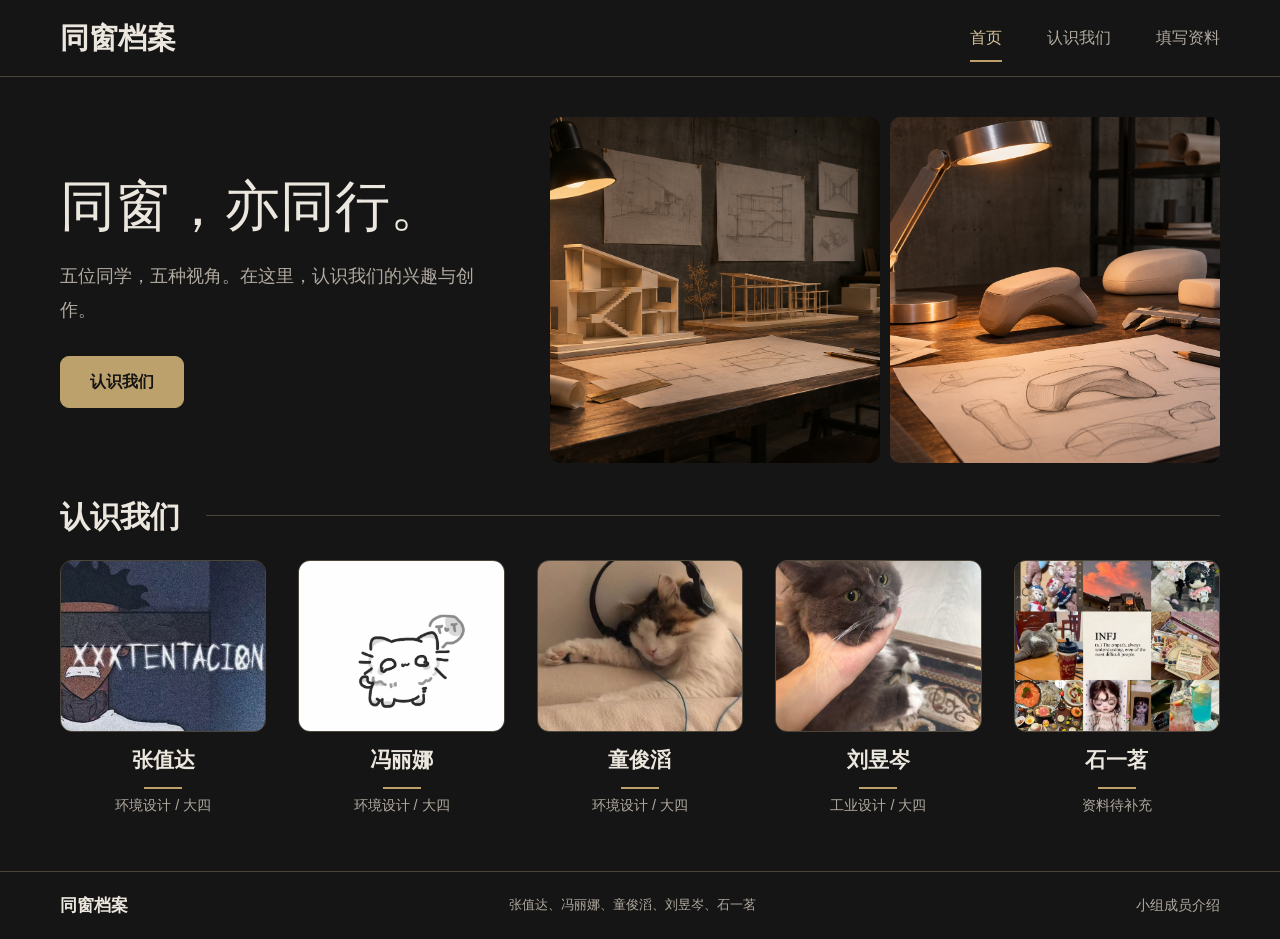
<file: index.html>
<!doctype html>
<html lang="zh-CN">
<head>
  <meta charset="utf-8">
  <meta name="viewport" content="width=device-width, initial-scale=1">
  <meta http-equiv="refresh" content="0; url=同窗档案/index.html">
  <title>同窗档案</title>
</head>
<body><p><a href="同窗档案/index.html">进入同窗档案</a></p></body>
</html>
</file>
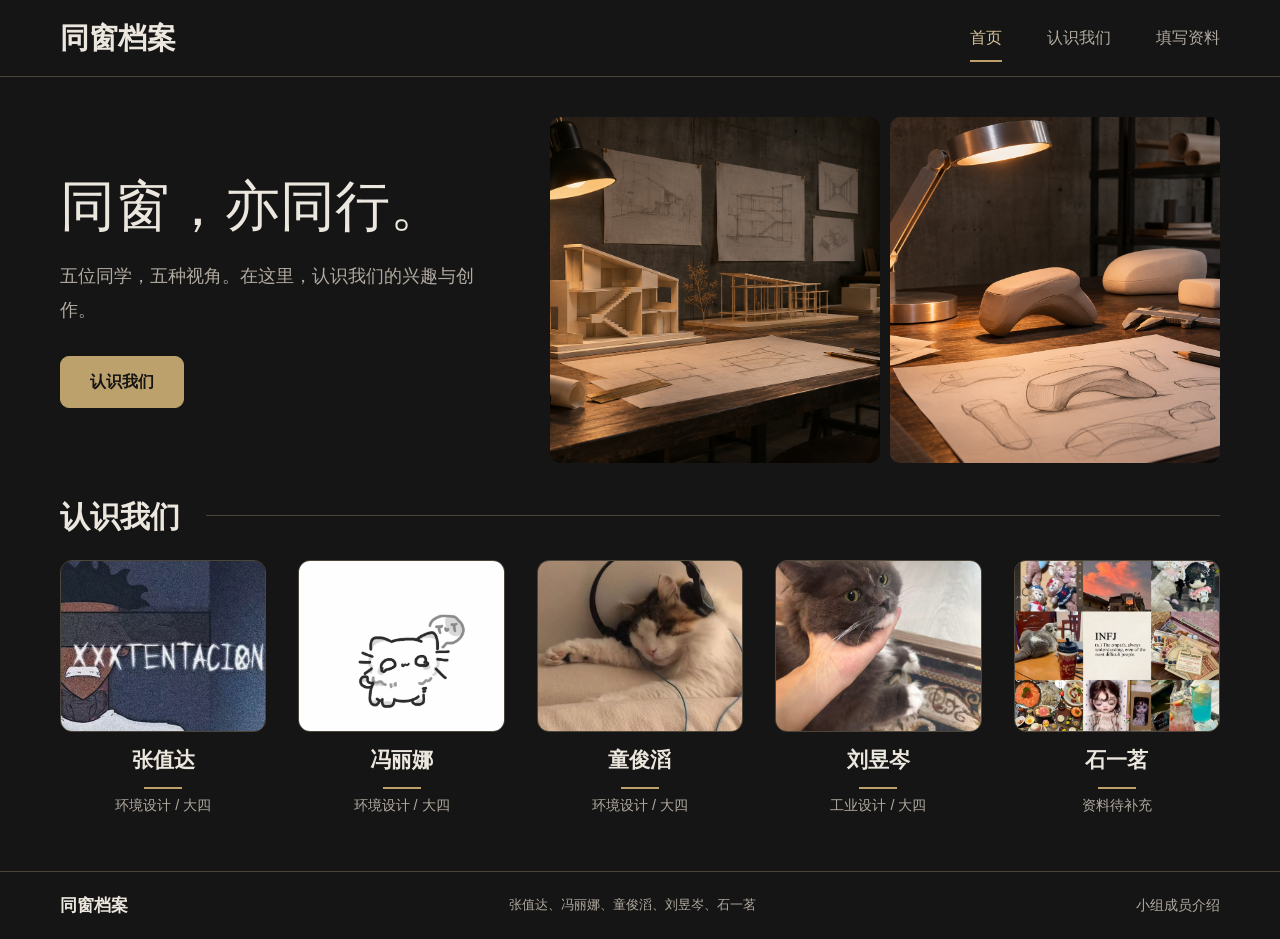
<file: 同窗档案/index.html>
<!doctype html>
<html lang="zh-CN">
<head>
  <meta charset="utf-8">
  <meta name="viewport" content="width=device-width, initial-scale=1">
  <title>首页 · 小组成员介绍</title>
  <link rel="stylesheet" href="styles/main.css">
  <script src="scripts/team-data.js" defer></script>
  <script src="scripts/main.js" defer></script>
</head>
<body class="home">
  <a class="skip" href="#content">跳到正文</a>
  <header><div class="wrap bar">
    <a class="brand" href="index.html"><span>同窗档案</span></a>
    <nav aria-label="主导航"><a href="index.html" aria-current="page">首页</a><a href="index.html#members">认识我们</a><a class="edit-link" href="edit.html">填写资料</a></nav>
  </div></header>
  <main id="content" class="wrap">
    <section class="cover" aria-labelledby="title"><div class="cover-copy"><h1 id="title">同窗，亦同行。</h1><p class="lede">五位同学，五种视角。在这里，认识我们的兴趣与创作。</p><a class="button" href="#members">认识我们</a></div><div class="hero-photos"><img src="images/studio-hero.png" width="800" height="700" alt="空间设计工作台上的建筑模型与图纸"><img src="images/product-hero.png" width="800" height="700" alt="工业设计工作台上的产品造型研究、卡尺与草图"></div></section>
    <section class="directory" id="members"><h2>认识我们</h2><ul id="directory"><li><a class="entry" href="member-1.html"><img src="images/member-1.jpg" alt=""><span>张值达</span><small>环境设计 / 大四</small></a></li>
<li><a class="entry" href="member-2.html"><img src="images/member-2.jpg" alt=""><span>冯丽娜</span><small>环境设计 / 大四</small></a></li>
<li><a class="entry" href="member-3.html"><img src="images/member-3.jpg" alt=""><span>童俊滔</span><small>环境设计 / 大四</small></a></li>
<li><a class="entry" href="member-4.html"><img src="images/member-4.jpg" alt=""><span>刘昱岑</span><small>工业设计 / 大四</small></a></li>
<li><a class="entry" href="member-5.html"><img src="images/member-5.jpg" alt=""><span>石一茗</span><small>资料待补充</small></a></li></ul></section>
  </main>
  <footer><div class="wrap footer-bar"><a href="index.html">同窗档案</a><span id="credits">张值达、冯丽娜、童俊滔、刘昱岑、石一茗</span><span>小组成员介绍</span></div></footer>
</body>
</html>
</file>
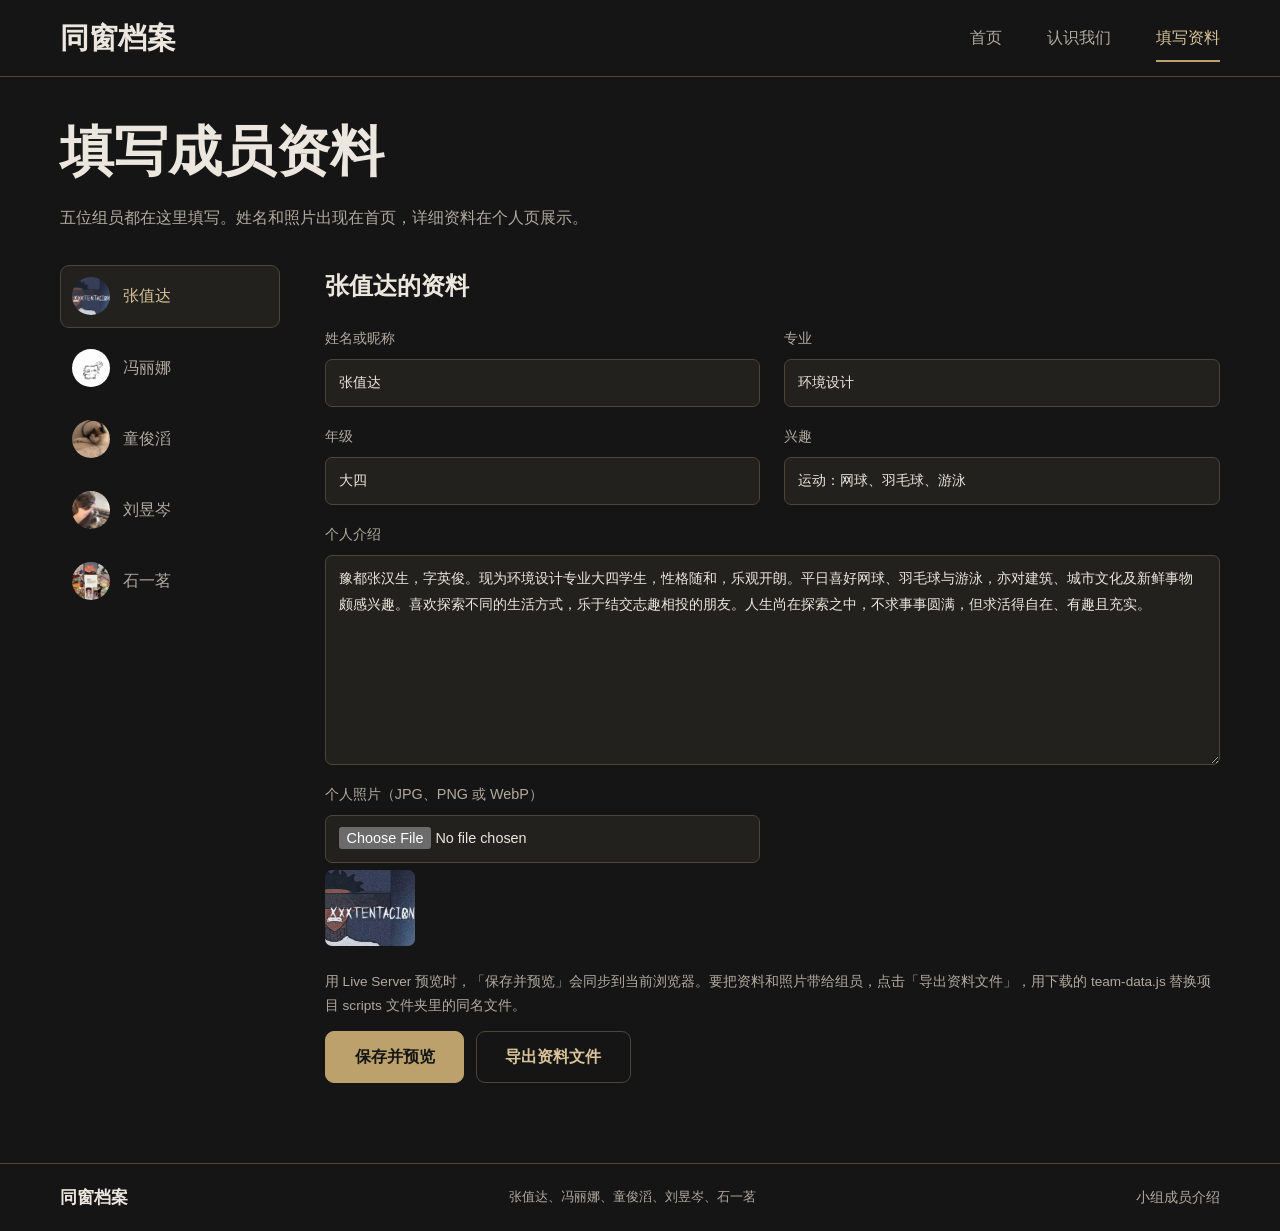
<file: 同窗档案/edit.html>
<!doctype html>
<html lang="zh-CN">
<head>
  <meta charset="utf-8">
  <meta name="viewport" content="width=device-width, initial-scale=1">
  <title>填写资料 · 小组成员介绍</title>
  <link rel="stylesheet" href="styles/main.css">
  <script src="scripts/team-data.js" defer></script>
  <script src="scripts/main.js" defer></script>
  <script src="scripts/editor.js" defer></script>
</head>
<body >
  <a class="skip" href="#content">跳到正文</a>
  <header><div class="wrap bar">
    <a class="brand" href="index.html"><span>同窗档案</span></a>
    <nav aria-label="主导航"><a href="index.html">首页</a><a href="index.html#members">认识我们</a><a class="edit-link" href="edit.html" aria-current="page">填写资料</a></nav>
  </div></header>
  <main id="content" class="wrap">
    <section><h1 id="title">填写成员资料</h1><p class="lede">五位组员都在这里填写。姓名和照片出现在首页，详细资料在个人页展示。</p></section>
    <noscript><p>请开启 JavaScript，或在 VS Code 编辑 scripts/team-data.js。</p></noscript>
    <form id="editor" novalidate hidden>
      <div id="member-tabs" class="member-tabs" role="group" aria-label="选择要编辑的成员"></div><div id="forms"></div>
      <div class="actions"><p>用 Live Server 预览时，「保存并预览」会同步到当前浏览器。要把资料和照片带给组员，点击「导出资料文件」，用下载的 team-data.js 替换项目 scripts 文件夹里的同名文件。</p>
      <button id="save" type="submit">保存并预览</button><button type="button" id="export" class="secondary">导出资料文件</button><p id="status" role="status"></p></div>
    </form>
  </main>
  <footer><div class="wrap footer-bar"><a href="index.html">同窗档案</a><span id="credits">张值达、冯丽娜、童俊滔、刘昱岑、石一茗</span><span>小组成员介绍</span></div></footer>
</body>
</html>
</file>
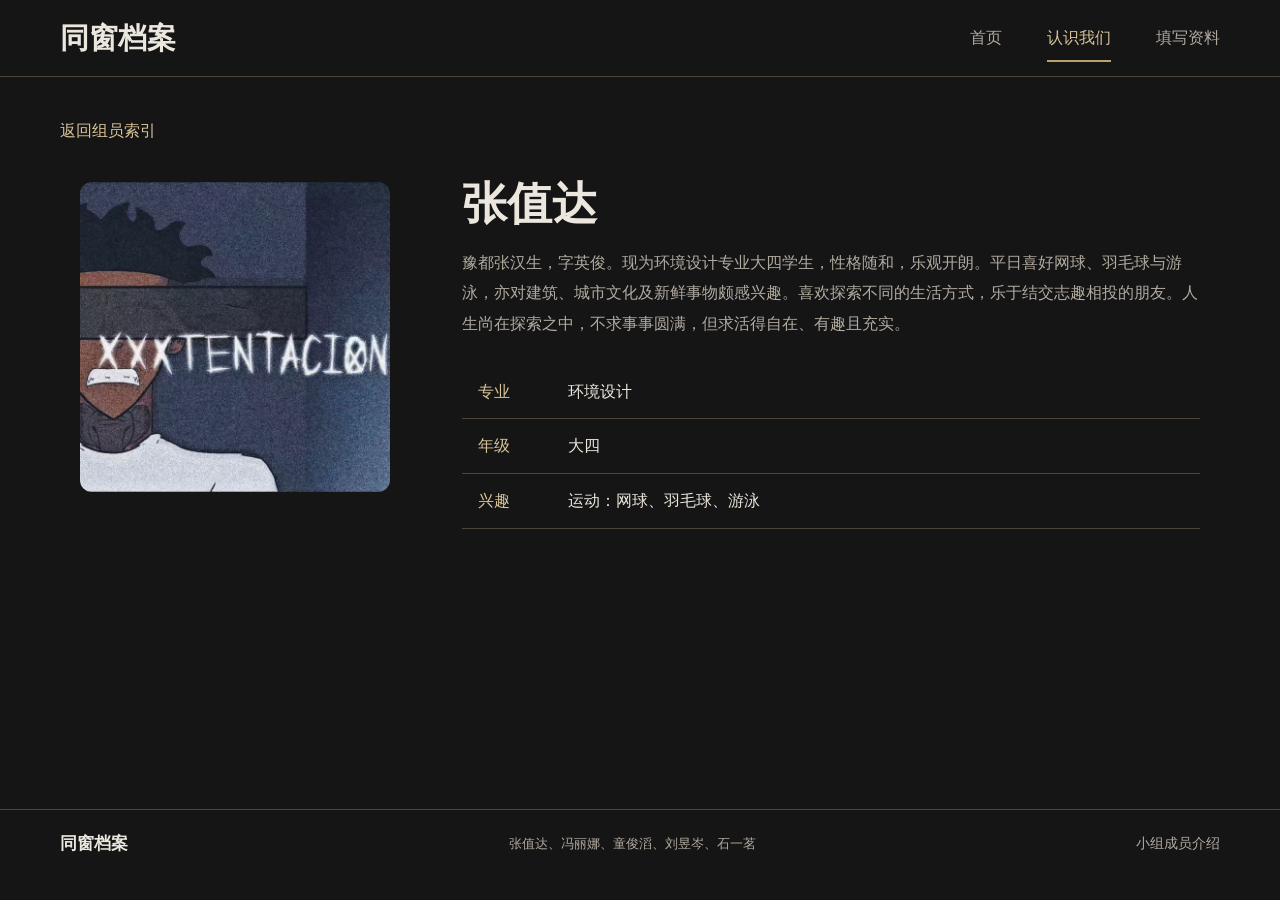
<file: 同窗档案/member-1.html>
<!doctype html>
<html lang="zh-CN">
<head>
  <meta charset="utf-8">
  <meta name="viewport" content="width=device-width, initial-scale=1">
  <title>张值达 · 同窗档案</title>
  <link rel="stylesheet" href="styles/main.css">
  <script src="scripts/team-data.js" defer></script>
  <script src="scripts/main.js" defer></script>
</head>
<body data-member="1">
  <a class="skip" href="#content">跳到正文</a>
  <header><div class="wrap bar">
    <a class="brand" href="index.html"><span>同窗档案</span></a>
    <nav aria-label="主导航"><a href="index.html">首页</a><a href="index.html#members" aria-current="page">认识我们</a><a class="edit-link" href="edit.html">填写资料</a></nav>
  </div></header>
  <main id="content" class="wrap">
    <a class="back" href="index.html#members">返回组员索引</a>
    <article class="portrait">
      <img id="photo" src="images/member-1.jpg" alt="张值达的头像" width="320" height="240">
      <div>
        <h1 id="title">张值达</h1>
        <p class="lede" id="bio">豫都张汉生，字英俊。现为环境设计专业大四学生，性格随和，乐观开朗。平日喜好网球、羽毛球与游泳，亦对建筑、城市文化及新鲜事物颇感兴趣。喜欢探索不同的生活方式，乐于结交志趣相投的朋友。人生尚在探索之中，不求事事圆满，但求活得自在、有趣且充实。</p>
        <table aria-label="个人基本资料"><tbody>
          <tr><th scope="row">专业</th><td id="major">环境设计</td></tr>
          <tr><th scope="row">年级</th><td id="grade">大四</td></tr>
          <tr><th scope="row">兴趣</th><td id="interest">运动：网球、羽毛球、游泳</td></tr>
        </tbody></table>
      </div>
    </article>
  </main>
  <footer><div class="wrap footer-bar"><a href="index.html">同窗档案</a><span id="credits">张值达、冯丽娜、童俊滔、刘昱岑、石一茗</span><span>小组成员介绍</span></div></footer>
</body>
</html>
</file>
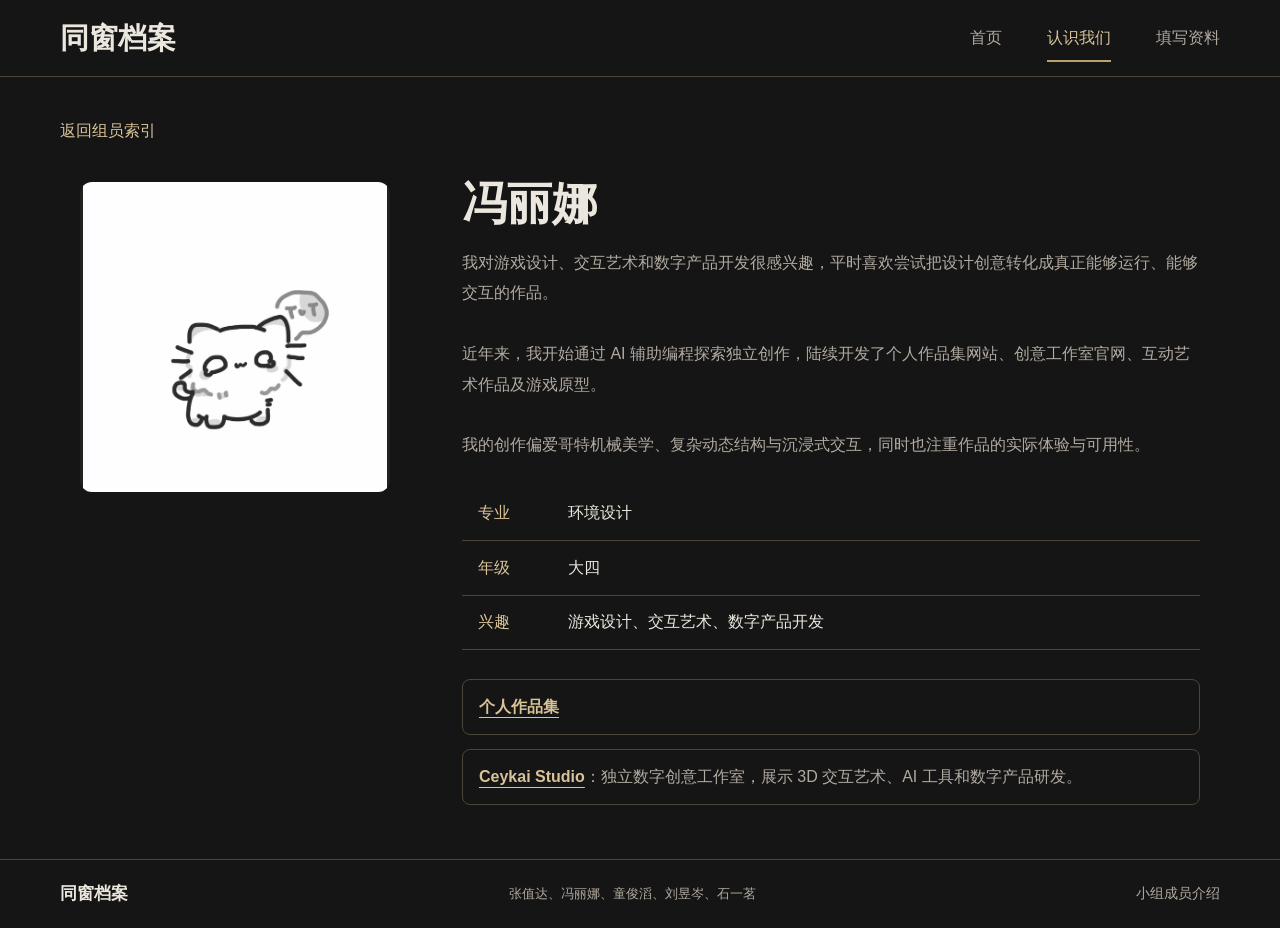
<file: 同窗档案/member-2.html>
<!doctype html>
<html lang="zh-CN">
<head>
  <meta charset="utf-8">
  <meta name="viewport" content="width=device-width, initial-scale=1">
  <title>冯丽娜 · 同窗档案</title>
  <link rel="stylesheet" href="styles/main.css">
  <script src="scripts/team-data.js" defer></script>
  <script src="scripts/main.js" defer></script>
</head>
<body data-member="2">
  <a class="skip" href="#content">跳到正文</a>
  <header><div class="wrap bar">
    <a class="brand" href="index.html"><span>同窗档案</span></a>
    <nav aria-label="主导航"><a href="index.html">首页</a><a href="index.html#members" aria-current="page">认识我们</a><a class="edit-link" href="edit.html">填写资料</a></nav>
  </div></header>
  <main id="content" class="wrap">
    <a class="back" href="index.html#members">返回组员索引</a>
    <article class="portrait">
      <img id="photo" src="images/member-2.jpg" alt="冯丽娜的头像" width="320" height="240">
      <div>
        <h1 id="title">冯丽娜</h1>
        <p class="lede" id="bio">我对游戏设计、交互艺术和数字产品开发很感兴趣，平时喜欢尝试把设计创意转化成真正能够运行、能够交互的作品。

近年来，我开始通过 AI 辅助编程探索独立创作，陆续开发了个人作品集网站、创意工作室官网、互动艺术作品及游戏原型。

我的创作偏爱哥特机械美学、复杂动态结构与沉浸式交互，同时也注重作品的实际体验与可用性。</p>
        <table aria-label="个人基本资料"><tbody>
          <tr><th scope="row">专业</th><td id="major">环境设计</td></tr>
          <tr><th scope="row">年级</th><td id="grade">大四</td></tr>
          <tr><th scope="row">兴趣</th><td id="interest">游戏设计、交互艺术、数字产品开发</td></tr>
        </tbody></table>
        <ul id="personal-links">
          <li><a href="https://celia-portfolio.pages.dev/">个人作品集</a></li>
          <li><a href="https://ceykai-studio.pages.dev/">Ceykai Studio</a>：独立数字创意工作室，展示 3D 交互艺术、AI 工具和数字产品研发。</li>
        </ul>
      </div>
    </article>
  </main>
  <footer><div class="wrap footer-bar"><a href="index.html">同窗档案</a><span id="credits">张值达、冯丽娜、童俊滔、刘昱岑、石一茗</span><span>小组成员介绍</span></div></footer>
</body>
</html>
</file>
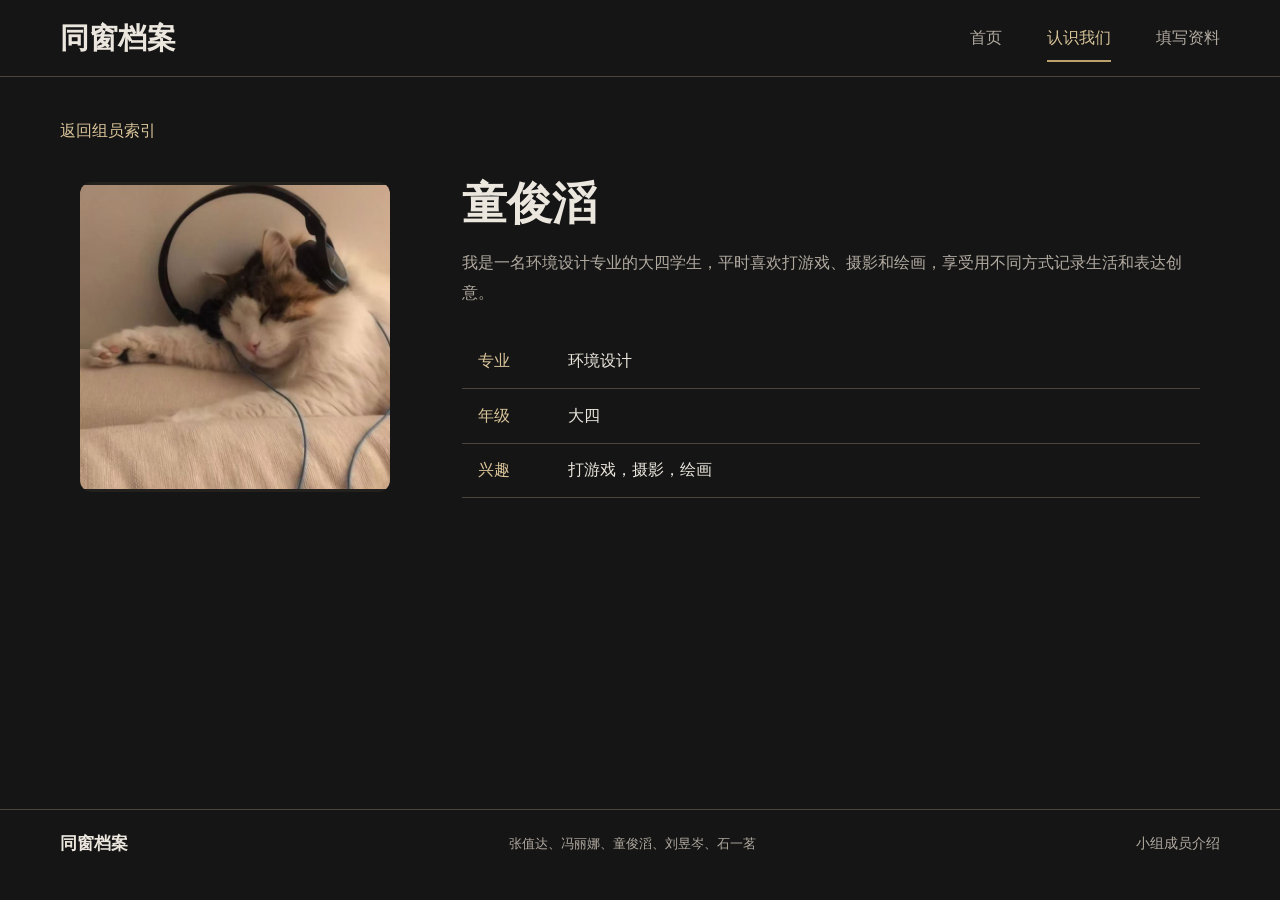
<file: 同窗档案/member-3.html>
<!doctype html>
<html lang="zh-CN">
<head>
  <meta charset="utf-8">
  <meta name="viewport" content="width=device-width, initial-scale=1">
  <title>童俊滔 · 同窗档案</title>
  <link rel="stylesheet" href="styles/main.css">
  <script src="scripts/team-data.js" defer></script>
  <script src="scripts/main.js" defer></script>
</head>
<body data-member="3">
  <a class="skip" href="#content">跳到正文</a>
  <header><div class="wrap bar">
    <a class="brand" href="index.html"><span>同窗档案</span></a>
    <nav aria-label="主导航"><a href="index.html">首页</a><a href="index.html#members" aria-current="page">认识我们</a><a class="edit-link" href="edit.html">填写资料</a></nav>
  </div></header>
  <main id="content" class="wrap">
    <a class="back" href="index.html#members">返回组员索引</a>
    <article class="portrait">
      <img id="photo" src="images/member-3.jpg" alt="童俊滔的头像" width="320" height="240">
      <div>
        <h1 id="title">童俊滔</h1>
        <p class="lede" id="bio">我是一名环境设计专业的大四学生，平时喜欢打游戏、摄影和绘画，享受用不同方式记录生活和表达创意。</p>
        <table aria-label="个人基本资料"><tbody>
          <tr><th scope="row">专业</th><td id="major">环境设计</td></tr>
          <tr><th scope="row">年级</th><td id="grade">大四</td></tr>
          <tr><th scope="row">兴趣</th><td id="interest">打游戏，摄影，绘画</td></tr>
        </tbody></table>
      </div>
    </article>
  </main>
  <footer><div class="wrap footer-bar"><a href="index.html">同窗档案</a><span id="credits">张值达、冯丽娜、童俊滔、刘昱岑、石一茗</span><span>小组成员介绍</span></div></footer>
</body>
</html>
</file>
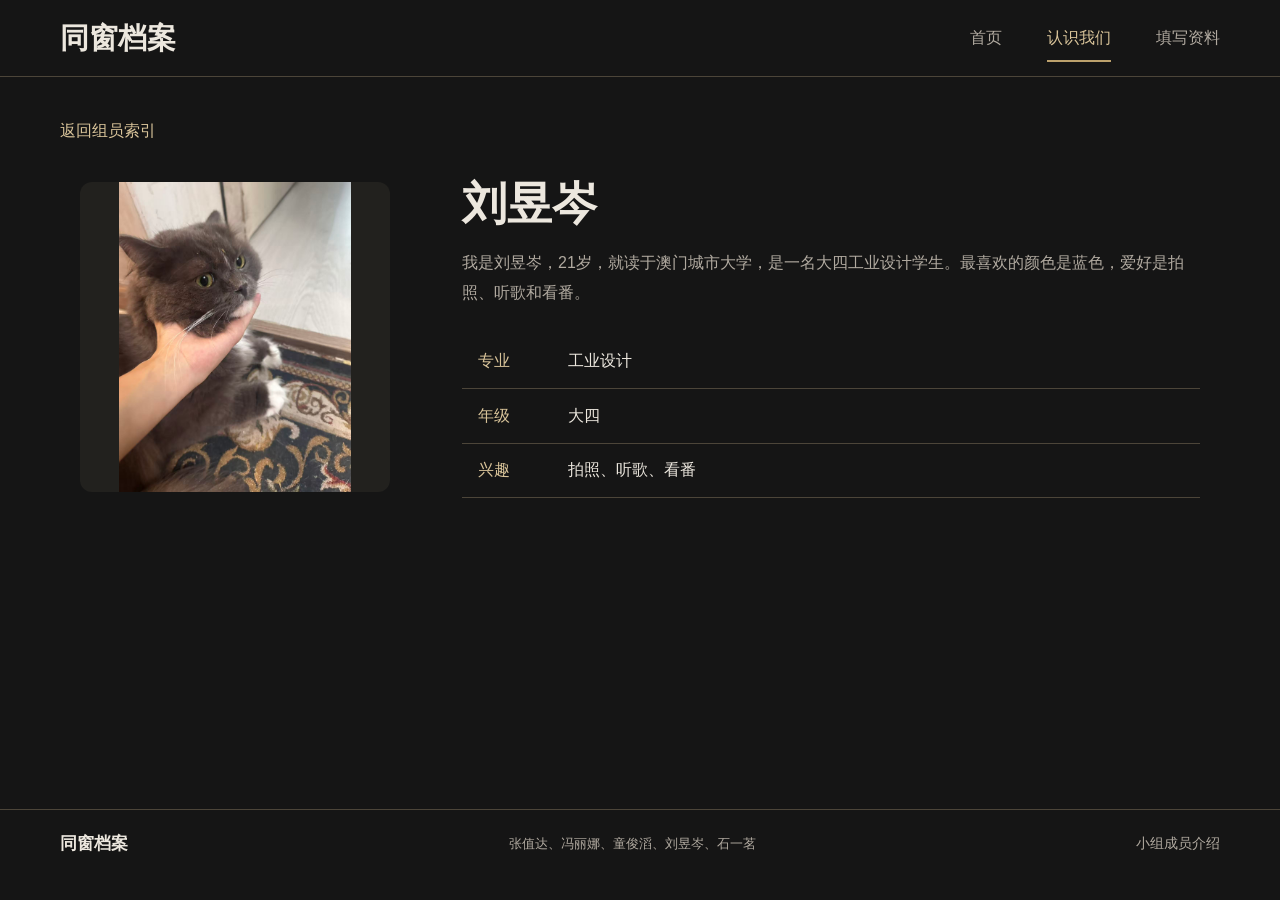
<file: 同窗档案/member-4.html>
<!doctype html>
<html lang="zh-CN">
<head>
  <meta charset="utf-8">
  <meta name="viewport" content="width=device-width, initial-scale=1">
  <title>刘昱岑 · 同窗档案</title>
  <link rel="stylesheet" href="styles/main.css">
  <script src="scripts/team-data.js" defer></script>
  <script src="scripts/main.js" defer></script>
</head>
<body data-member="4">
  <a class="skip" href="#content">跳到正文</a>
  <header><div class="wrap bar">
    <a class="brand" href="index.html"><span>同窗档案</span></a>
    <nav aria-label="主导航"><a href="index.html">首页</a><a href="index.html#members" aria-current="page">认识我们</a><a class="edit-link" href="edit.html">填写资料</a></nav>
  </div></header>
  <main id="content" class="wrap">
    <a class="back" href="index.html#members">返回组员索引</a>
    <article class="portrait">
      <img id="photo" src="images/member-4.jpg" alt="刘昱岑的头像" width="320" height="240">
      <div>
        <h1 id="title">刘昱岑</h1>
        <p class="lede" id="bio">我是刘昱岑，21岁，就读于澳门城市大学，是一名大四工业设计学生。最喜欢的颜色是蓝色，爱好是拍照、听歌和看番。</p>
        <table aria-label="个人基本资料"><tbody>
          <tr><th scope="row">专业</th><td id="major">工业设计</td></tr>
          <tr><th scope="row">年级</th><td id="grade">大四</td></tr>
          <tr><th scope="row">兴趣</th><td id="interest">拍照、听歌、看番</td></tr>
        </tbody></table>
      </div>
    </article>
  </main>
  <footer><div class="wrap footer-bar"><a href="index.html">同窗档案</a><span id="credits">张值达、冯丽娜、童俊滔、刘昱岑、石一茗</span><span>小组成员介绍</span></div></footer>
</body>
</html>
</file>
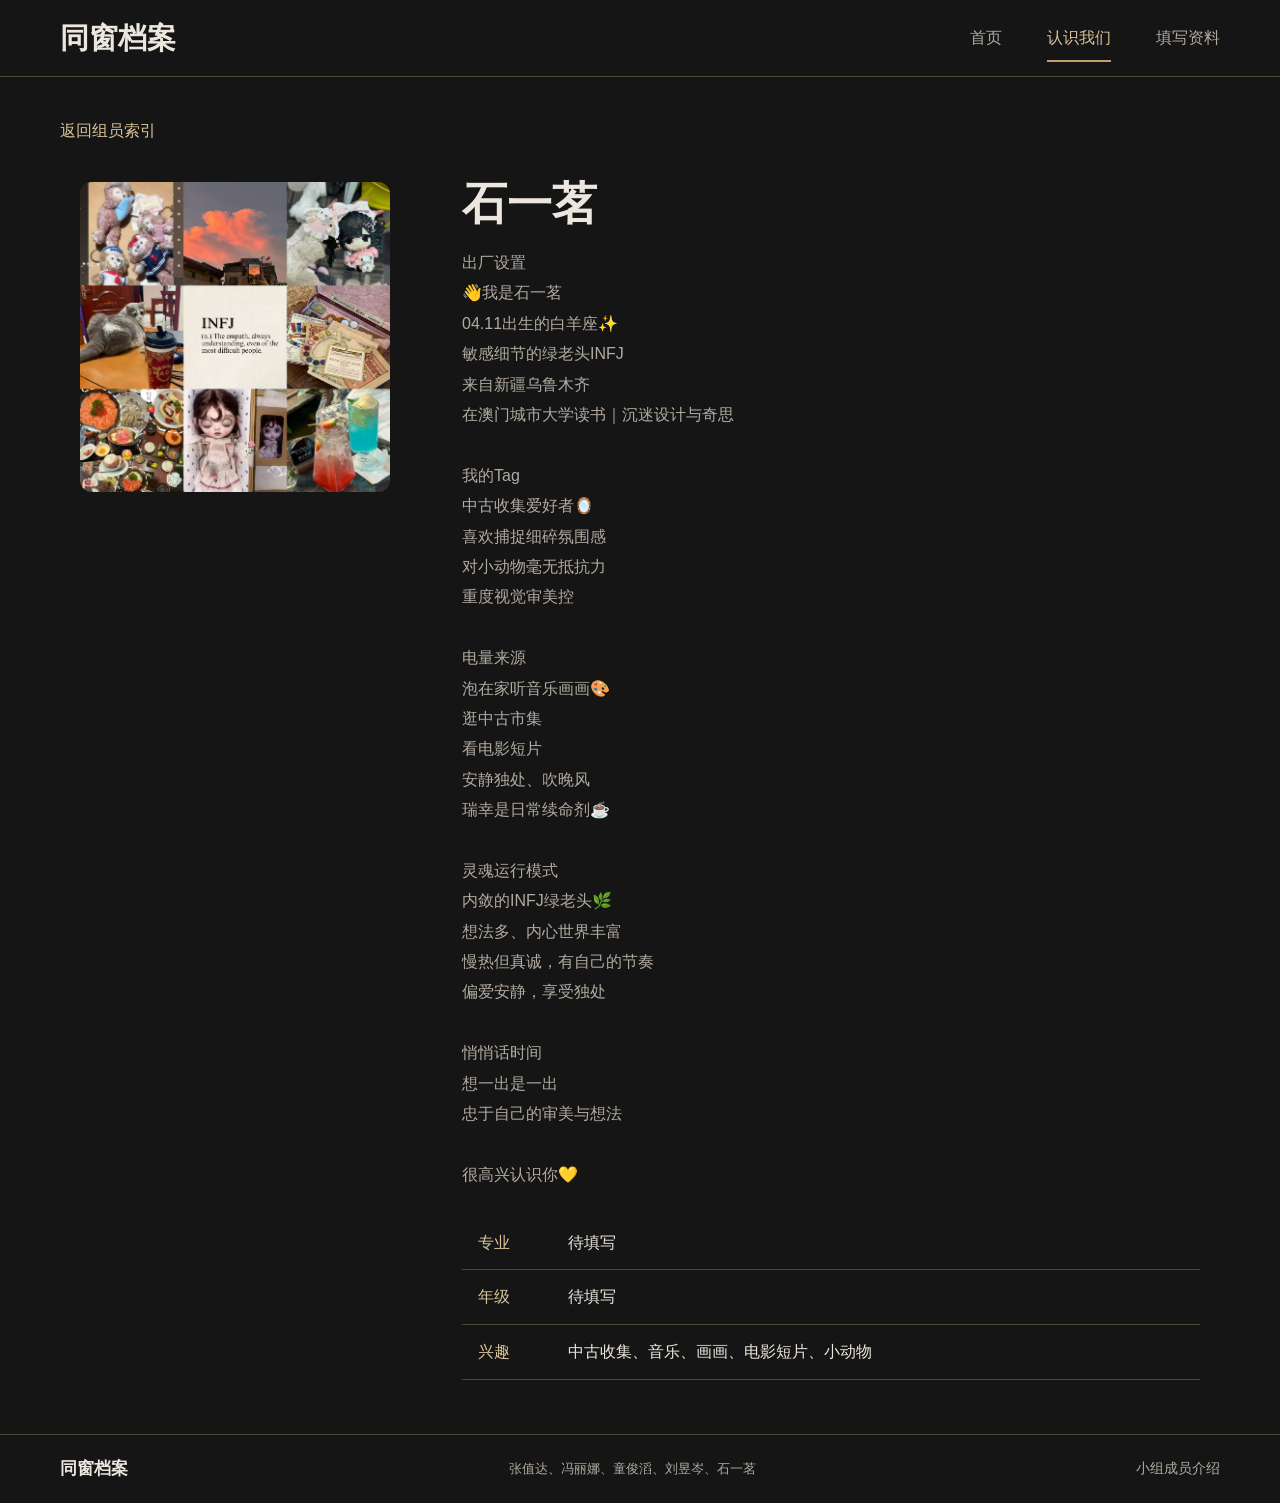
<file: 同窗档案/member-5.html>
<!doctype html>
<html lang="zh-CN">
<head>
  <meta charset="utf-8">
  <meta name="viewport" content="width=device-width, initial-scale=1">
  <title>石一茗 · 同窗档案</title>
  <link rel="stylesheet" href="styles/main.css">
  <script src="scripts/team-data.js" defer></script>
  <script src="scripts/main.js" defer></script>
</head>
<body data-member="5">
  <a class="skip" href="#content">跳到正文</a>
  <header><div class="wrap bar">
    <a class="brand" href="index.html"><span>同窗档案</span></a>
    <nav aria-label="主导航"><a href="index.html">首页</a><a href="index.html#members" aria-current="page">认识我们</a><a class="edit-link" href="edit.html">填写资料</a></nav>
  </div></header>
  <main id="content" class="wrap">
    <a class="back" href="index.html#members">返回组员索引</a>
    <article class="portrait">
      <img id="photo" src="images/member-5.jpg" alt="石一茗的头像" width="320" height="240">
      <div>
        <h1 id="title">石一茗</h1>
        <p class="lede" id="bio">出厂设置
👋我是石一茗
04.11出生的白羊座✨
敏感细节的绿老头INFJ
来自新疆乌鲁木齐
在澳门城市大学读书｜沉迷设计与奇思

我的Tag
中古收集爱好者🪞
喜欢捕捉细碎氛围感
对小动物毫无抵抗力
重度视觉审美控

电量来源
泡在家听音乐画画🎨
逛中古市集
看电影短片
安静独处、吹晚风
瑞幸是日常续命剂☕

灵魂运行模式
内敛的INFJ绿老头🌿
想法多、内心世界丰富
慢热但真诚，有自己的节奏
偏爱安静，享受独处

悄悄话时间
想一出是一出
忠于自己的审美与想法

很高兴认识你💛</p>
        <table aria-label="个人基本资料"><tbody>
          <tr><th scope="row">专业</th><td id="major">待填写</td></tr>
          <tr><th scope="row">年级</th><td id="grade">待填写</td></tr>
          <tr><th scope="row">兴趣</th><td id="interest">中古收集、音乐、画画、电影短片、小动物</td></tr>
        </tbody></table>
      </div>
    </article>
  </main>
  <footer><div class="wrap footer-bar"><a href="index.html">同窗档案</a><span id="credits">张值达、冯丽娜、童俊滔、刘昱岑、石一茗</span><span>小组成员介绍</span></div></footer>
</body>
</html>
</file>
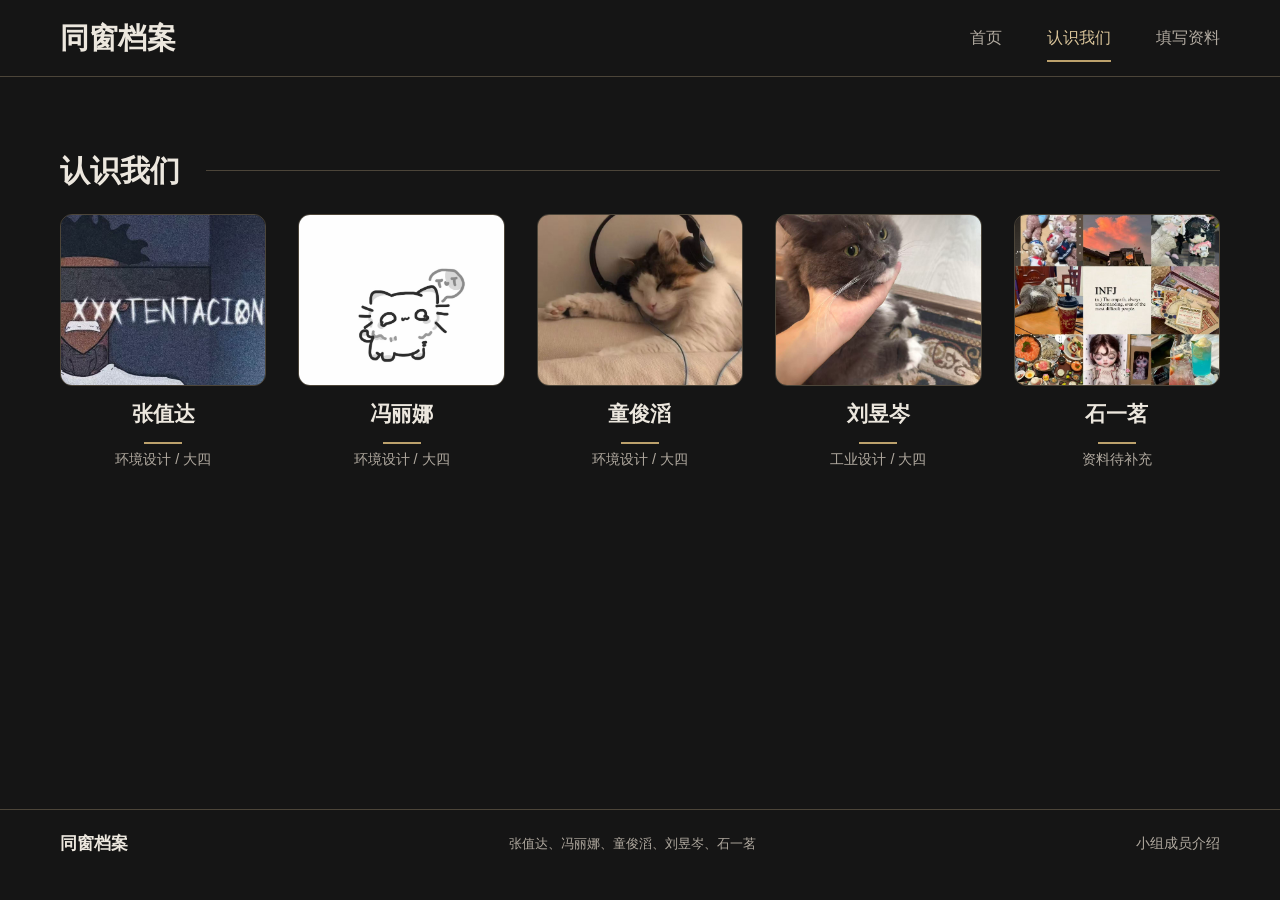
<file: 同窗档案/members.html>
<!doctype html>
<html lang="zh-CN">
<head>
  <meta charset="utf-8">
  <meta name="viewport" content="width=device-width, initial-scale=1">
  <title>组员索引 · 小组成员介绍</title>
  <link rel="stylesheet" href="styles/main.css">
  <script src="scripts/team-data.js" defer></script>
  <script src="scripts/main.js" defer></script>
</head>
<body >
  <a class="skip" href="#content">跳到正文</a>
  <header><div class="wrap bar">
    <a class="brand" href="index.html"><span>同窗档案</span></a>
    <nav aria-label="主导航"><a href="index.html">首页</a><a href="index.html#members" aria-current="page">认识我们</a><a class="edit-link" href="edit.html">填写资料</a></nav>
  </div></header>
  <main id="content" class="wrap">
    <section class="directory" id="members"><h2>认识我们</h2><ul id="directory"><li><a class="entry" href="member-1.html"><img src="images/member-1.jpg" alt=""><span>张值达</span><small>环境设计 / 大四</small></a></li>
<li><a class="entry" href="member-2.html"><img src="images/member-2.jpg" alt=""><span>冯丽娜</span><small>环境设计 / 大四</small></a></li>
<li><a class="entry" href="member-3.html"><img src="images/member-3.jpg" alt=""><span>童俊滔</span><small>环境设计 / 大四</small></a></li>
<li><a class="entry" href="member-4.html"><img src="images/member-4.jpg" alt=""><span>刘昱岑</span><small>工业设计 / 大四</small></a></li>
<li><a class="entry" href="member-5.html"><img src="images/member-5.jpg" alt=""><span>石一茗</span><small>资料待补充</small></a></li></ul></section>
  </main>
  <footer><div class="wrap footer-bar"><a href="index.html">同窗档案</a><span id="credits">张值达、冯丽娜、童俊滔、刘昱岑、石一茗</span><span>小组成员介绍</span></div></footer>
</body>
</html>
</file>
<file: 同窗档案/styles/main.css>
:root {
  color-scheme: dark; --bg: #151515; --surface: #22211e; --gold: #bca16c; --gold-light: #d8c399; --text: #ece7de; --muted: #b1aaa0; --line: #4c4539;
  font: 100%/1.75 "Microsoft YaHei", "PingFang SC", sans-serif; color: var(--text); background: var(--bg);
}
* { box-sizing: border-box; }
html { scroll-behavior: smooth; overflow-x: clip; }
body { margin: 0; overflow-x: clip; }
a { color: var(--gold-light); text-underline-offset: .3em; }
a:hover { color: var(--text); }
:focus-visible { outline: 2px solid var(--gold-light); outline-offset: 5px; }
.wrap { width: min(1410px, calc(100% - 7.5rem)); margin-inline: auto; }
header { border-bottom: 1px solid var(--line); }
.bar { display: flex; align-items: center; justify-content: space-between; gap: 2rem; min-height: 76px; }
.brand { color: var(--text); font-weight: 700; font-size: 1.8rem; text-decoration: none; white-space: nowrap; }
nav { display: flex; align-items: center; gap: 2.8rem; }
nav a { color: var(--muted); text-decoration: none; padding: 1.3rem 0; position: relative; }
nav a[aria-current], nav a:hover { color: var(--gold-light); }
nav a[aria-current]::after { content: ''; position: absolute; left: 0; right: 0; bottom: .65rem; height: 2px; background: var(--gold); }
main { min-height: calc(100vh - 168px); padding-block: 2.5rem 3.4rem; overflow-wrap: anywhere; }
.cover { display: grid; grid-template-columns: minmax(0, .85fr) minmax(0, 1.3fr); gap: 3.2rem; align-items: center; }
.cover-copy { padding-block: 1.6rem; }
h1, h2, p { margin-top: 0; }
h1 { font-size: clamp(2.4rem, 4.2vw, 4.2rem); line-height: 1.3; margin-bottom: 1rem; font-weight: 600; }
.cover h1 { font-family: "Songti SC", SimSun, serif; font-weight: 500; font-size: clamp(2.6rem, 4.3vw, 4.4rem); white-space: nowrap; }
h2 { font-size: 1.9rem; line-height: 1.4; font-weight: 600; }
.lede { color: var(--muted); line-height: 1.9; white-space: pre-line; }
.cover .lede { font-size: clamp(1rem, 1.4vw, 1.3rem); max-width: 25em; margin-bottom: 1.8rem; }
.button, button { display: inline-flex; justify-content: center; align-items: center; border: 1px solid var(--gold); background: var(--gold); color: var(--bg); border-radius: 9px; padding: .7rem 1.8rem; text-decoration: none; font: inherit; font-weight: 600; cursor: pointer; transition: background .18s, color .18s; }
.button:hover, button:hover { color: var(--bg); background: var(--gold-light); }
.hero-photos { display: grid; grid-template-columns: minmax(0, 1fr) minmax(0, 1fr); gap: 10px; height: clamp(280px, 27vw, 400px); }
.hero-photos img { display: block; width: 100%; height: 100%; min-width: 0; object-fit: cover; border-radius: 10px; animation: settle .65s ease both; }
.hero-photos img:first-child { object-position: 37% center; }
.directory { margin-top: 2rem; scroll-margin-top: 1.5rem; }
.directory h2 { display: flex; align-items: center; gap: 1.6rem; margin-bottom: 1.4rem; }
.directory h2::after { content: ''; flex: 1; height: 1px; background: var(--line); }
#directory { list-style: none; margin: 0; padding: 0; display: grid; grid-template-columns: repeat(5, minmax(0, 1fr)); gap: 2rem; }
.entry { display: flex; flex-direction: column; align-items: center; text-decoration: none; color: var(--text); min-width: 0; }
.entry img { width: 100%; aspect-ratio: 1.2; object-fit: cover; border: 1px solid var(--line); border-radius: 12px; transition: transform .22s, border-color .22s; }
.entry:hover img { animation: lift .22s ease both; border-color: var(--gold); }
.entry span { font-size: 1.3rem; font-weight: 600; margin: .65rem 0 .35rem; }
.entry span::after { content: ''; display: block; width: 38px; height: 2px; margin: .55rem auto 0; background: var(--gold); }
.entry small { color: var(--muted); text-align: center; font-size: .9rem; line-height: 1.5; }
footer { border-top: 1px solid var(--line); padding: 1.2rem 0; color: var(--muted); font-size: .85rem; }
.footer-bar { display: flex; justify-content: space-between; align-items: center; gap: 1.5rem; flex-wrap: wrap; }
.footer-bar a { text-decoration: none; font-size: 1.05rem; font-weight: 600; color: var(--text); }
#credits { font-size: .8rem; }
.back { display: inline-block; margin-bottom: 1.8rem; text-decoration: none; }
.portrait { display: grid; grid-template-columns: minmax(0, 310px) minmax(0, 1fr); gap: 4.5rem; align-items: start; max-width: 1120px; margin: 0 auto; }
.portrait > img { width: 100%; height: auto; aspect-ratio: 1; object-fit: contain; background: var(--surface); border-radius: 12px; margin-top: .5rem; }
.portrait h1 { font-size: 2.8rem; animation: reveal .4s ease both; }
.portrait .lede { font-size: 1rem; }
table { width: 100%; border-collapse: collapse; margin-top: 1.6rem; }
th, td { padding: .8rem 1rem; text-align: left; border-bottom: 1px solid var(--line); white-space: pre-line; }
th { width: 90px; font-weight: 500; color: var(--gold-light); }
#personal-links { list-style: none; padding: 0; margin: 1.8rem 0 0; display: grid; gap: .9rem; }
#personal-links li { padding: .8rem 1rem; border: 1px solid var(--line); border-radius: 8px; color: var(--muted); }
#personal-links a { color: var(--gold-light); font-weight: 600; }
#editor { display: grid; grid-template-columns: 220px minmax(0, 1fr); gap: 1.5rem 2.8rem; margin-top: 2rem; }
.member-tabs { display: flex; flex-direction: column; gap: .55rem; }
.member-tab { justify-content: flex-start; gap: .8rem; background: transparent; color: var(--muted); border: 1px solid transparent; padding: .7rem; text-align: left; font-weight: 400; }
.member-tab img { width: 38px; height: 38px; border-radius: 50%; object-fit: cover; }
.member-tab[aria-pressed="true"] { background: var(--surface); border-color: var(--line); color: var(--gold-light); }
.member-tab:hover { background: var(--surface); color: var(--text); }
fieldset { min-width: 0; margin: 0; padding: 0; border: 0; }
legend { font-size: 1.5rem; font-weight: 600; margin-bottom: 1.2rem; padding: 0; }
.fields { display: grid; grid-template-columns: repeat(2, minmax(0, 1fr)); gap: 1.1rem 1.5rem; }
label { display: grid; gap: .45rem; color: var(--muted); font-size: .9rem; }
input, textarea { width: 100%; min-width: 0; font: inherit; color: var(--text); background: var(--surface); border: 1px solid var(--line); border-radius: 7px; padding: .65rem .8rem; }
input::placeholder, textarea::placeholder { color: var(--muted); opacity: .75; }
textarea { resize: vertical; min-height: 210px; line-height: 1.8; }
.wide { grid-column: 1 / -1; }
.thumb { width: 90px; height: 76px; object-fit: cover; border-radius: 7px; }
.actions { grid-column: 2; }
.actions > p { color: var(--muted); font-size: .85rem; }
.actions button { margin: 0 .7rem .7rem 0; }
.secondary { background: transparent; color: var(--gold-light); border-color: var(--line); }
#status { white-space: pre-line; color: var(--gold-light); }
.skip { position: absolute; left: .7rem; top: -5rem; z-index: 5; padding: .5rem; background: var(--bg); }
.skip:focus { top: .5rem; }
[hidden] { display: none !important; }
@keyframes settle { from { transform: scale(.98); } to { transform: scale(1); } }
@keyframes reveal { from { opacity: 0; } to { opacity: 1; } }
@keyframes lift { from { transform: translateY(0); } to { transform: translateY(-4px); } }
@media (max-width: 1000px) { .wrap { width: calc(100% - 3rem); } .cover { gap: 1.8rem; } .cover h1 { font-size: 2.7rem; } #directory { gap: 1.2rem; } .portrait { gap: 2rem; grid-template-columns: minmax(0, 250px) minmax(0, 1fr); } }
@media (max-width: 700px) {
  .wrap { width: calc(100% - 2rem); } .bar { min-height: 108px; flex-wrap: wrap; gap: 0; padding-block: .7rem; } .brand { font-size: 1.4rem; } nav { gap: 1.7rem; width: 100%; } nav a { padding: .55rem 0; font-size: .9rem; } nav a[aria-current]::after { bottom: .25rem; }
  main { padding-top: 1.2rem; } .cover, .portrait { grid-template-columns: minmax(0, 1fr); gap: 1.5rem; } .cover-copy { padding: .5rem 0; } .cover h1 { font-size: clamp(2rem, 8vw, 3rem); } .cover .lede { max-width: none; margin-bottom: 1.1rem; } .hero-photos { height: 245px; } .directory { margin-top: 1.6rem; } h2 { font-size: 1.5rem; }
  #directory { grid-template-columns: repeat(2, minmax(0, 1fr)); gap: 1.6rem 1rem; } .entry span { font-size: 1.1rem; } .entry small { font-size: .8rem; } .portrait > img { max-width: 240px; } .portrait h1 { font-size: 2.2rem; }
  #editor { grid-template-columns: minmax(0, 1fr); gap: 1.5rem; } .member-tabs { flex-direction: row; flex-wrap: wrap; gap: .3rem; } .member-tab { padding: .4rem; font-size: .85rem; } .member-tab img { width: 26px; height: 26px; } .actions { grid-column: 1; } .fields { grid-template-columns: minmax(0, 1fr); } .footer-bar { gap: .6rem; } #credits { width: 100%; order: 3; }
}
@media (prefers-reduced-motion: reduce) { html { scroll-behavior: auto; } *, *::before, *::after { animation: none !important; transition: none !important; } }
</file>
